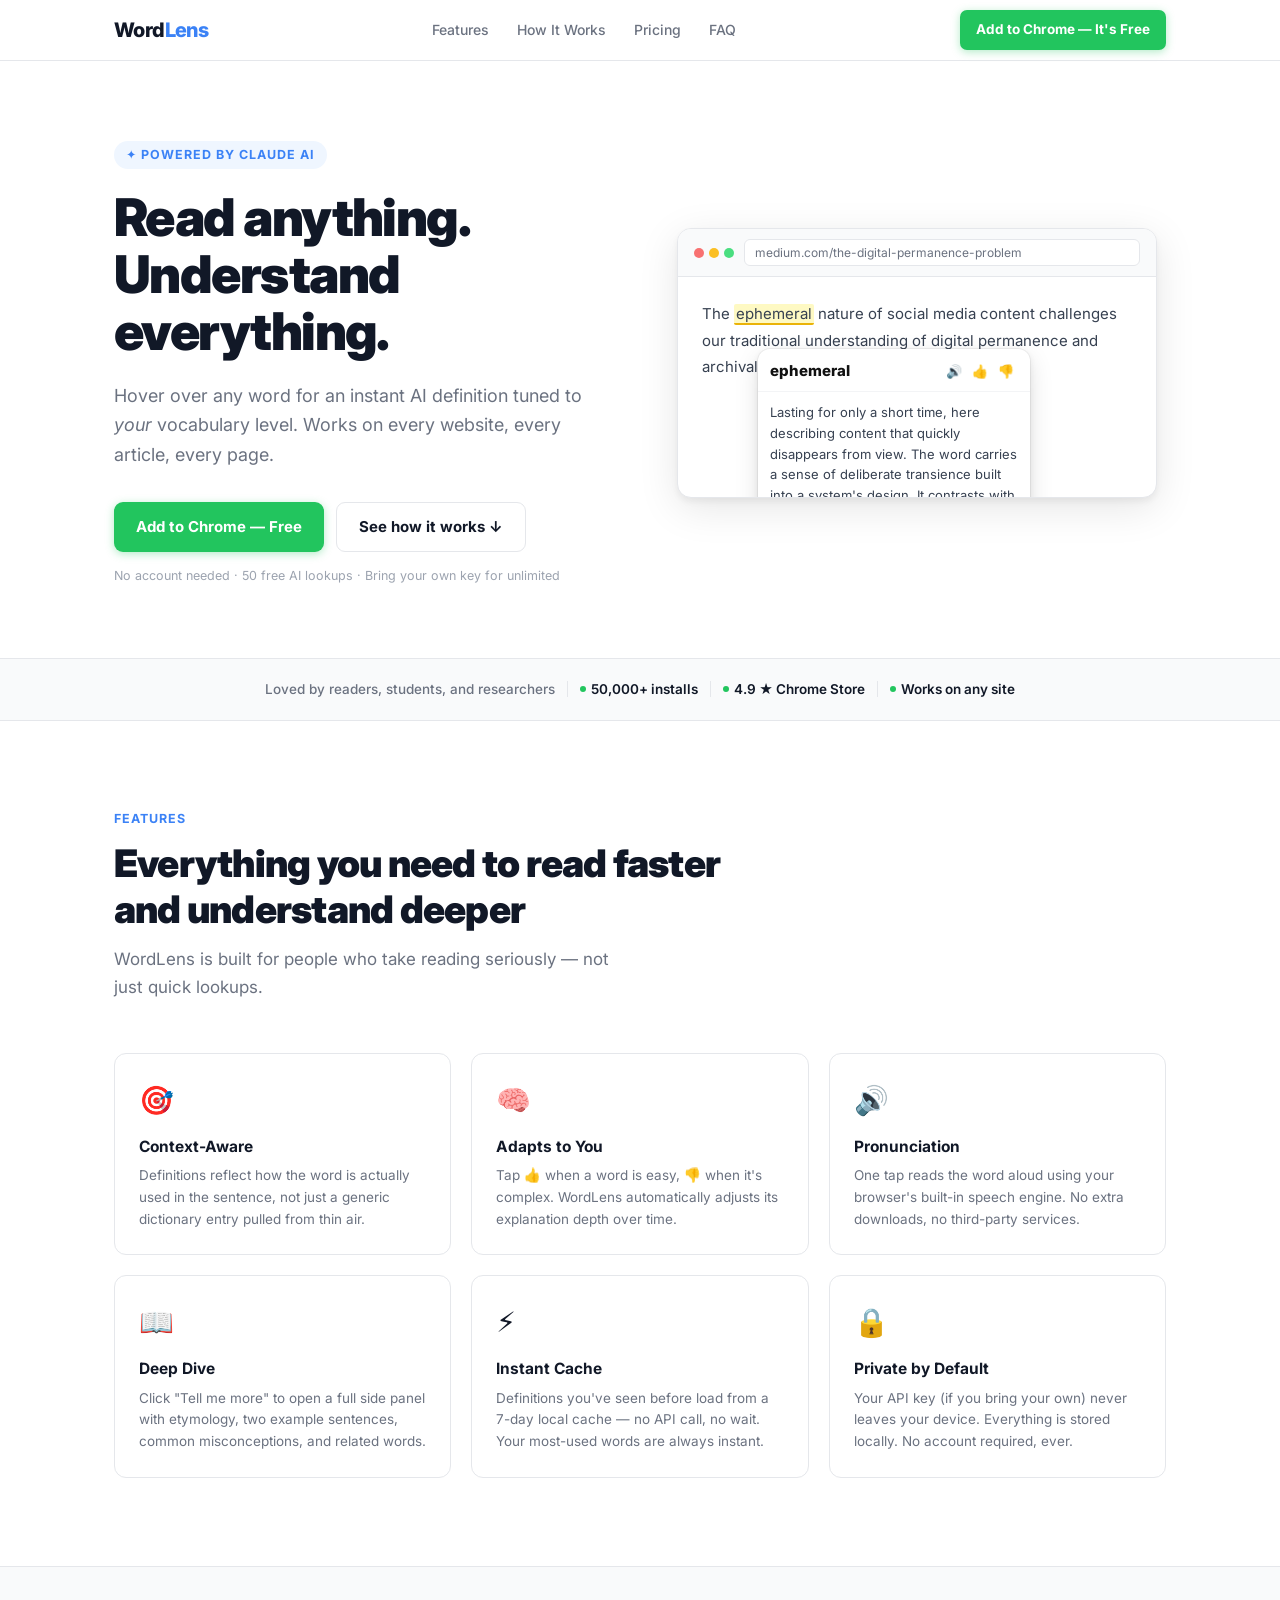
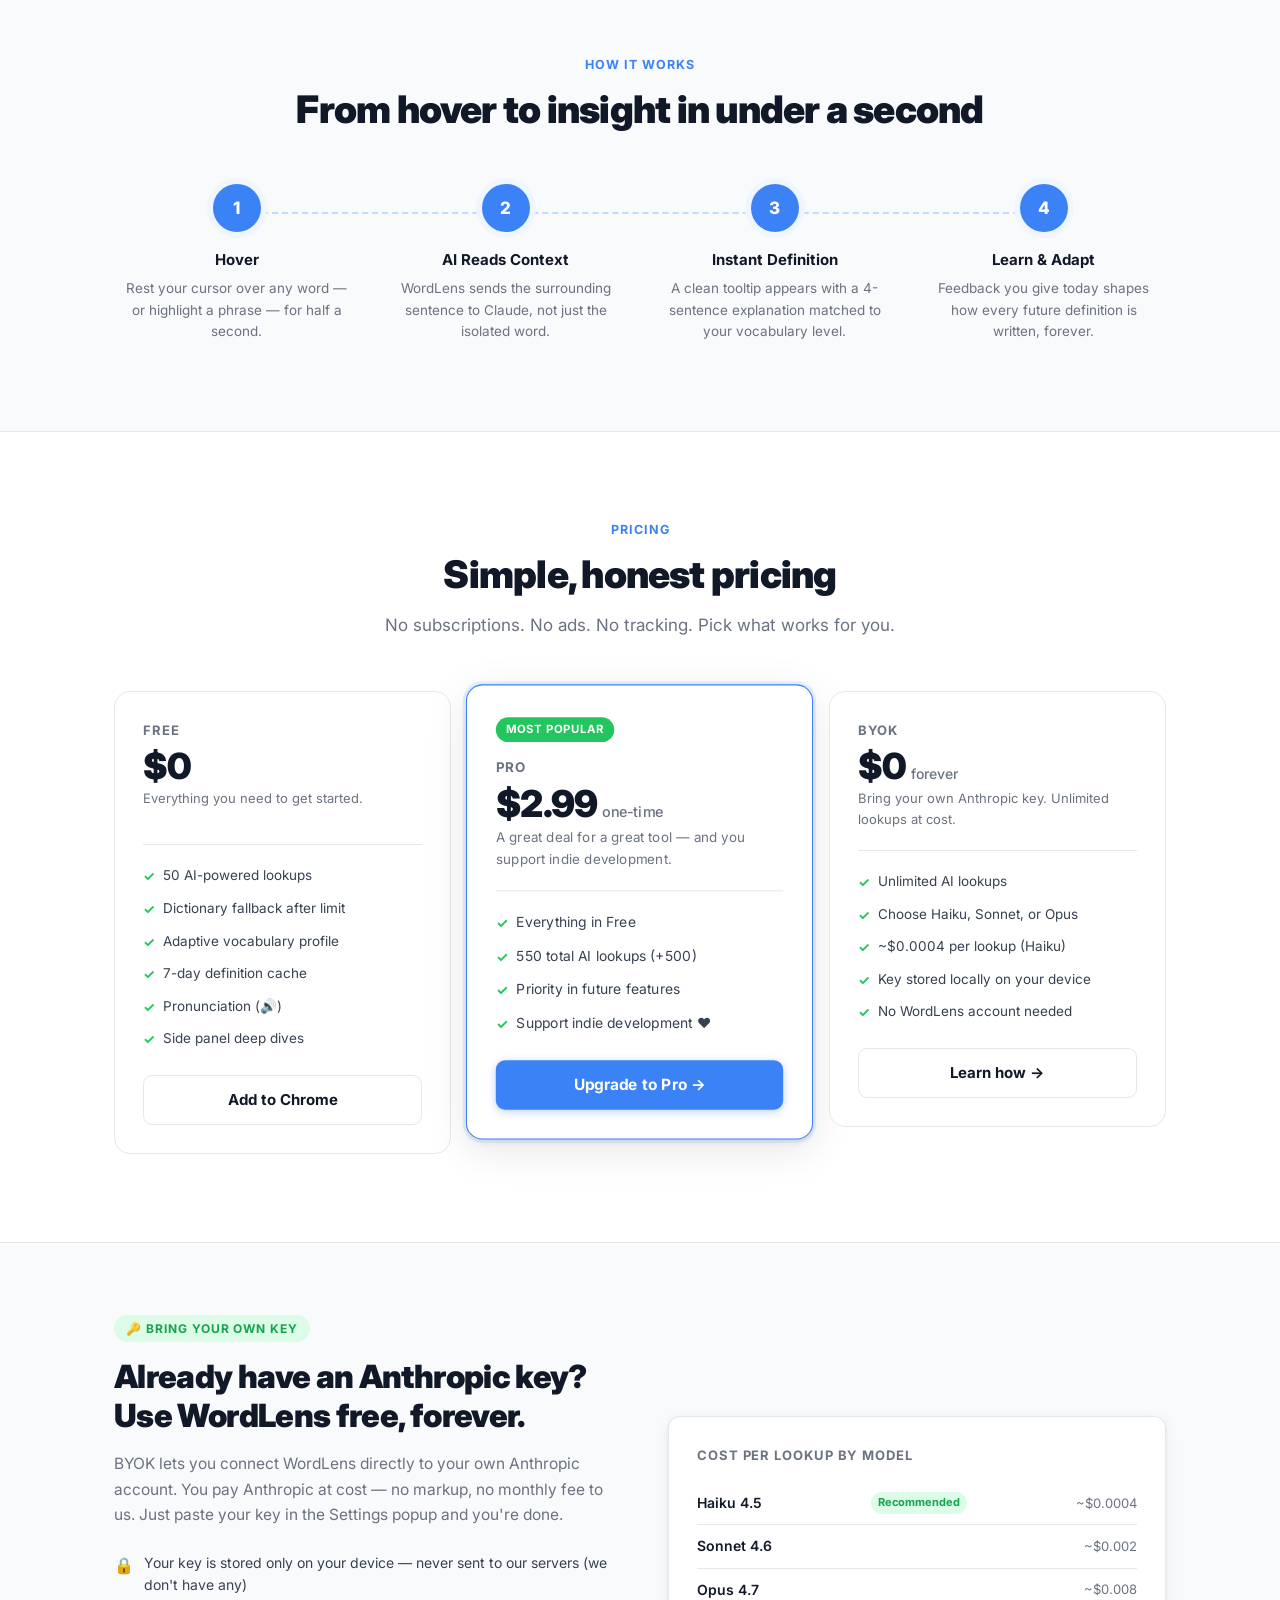
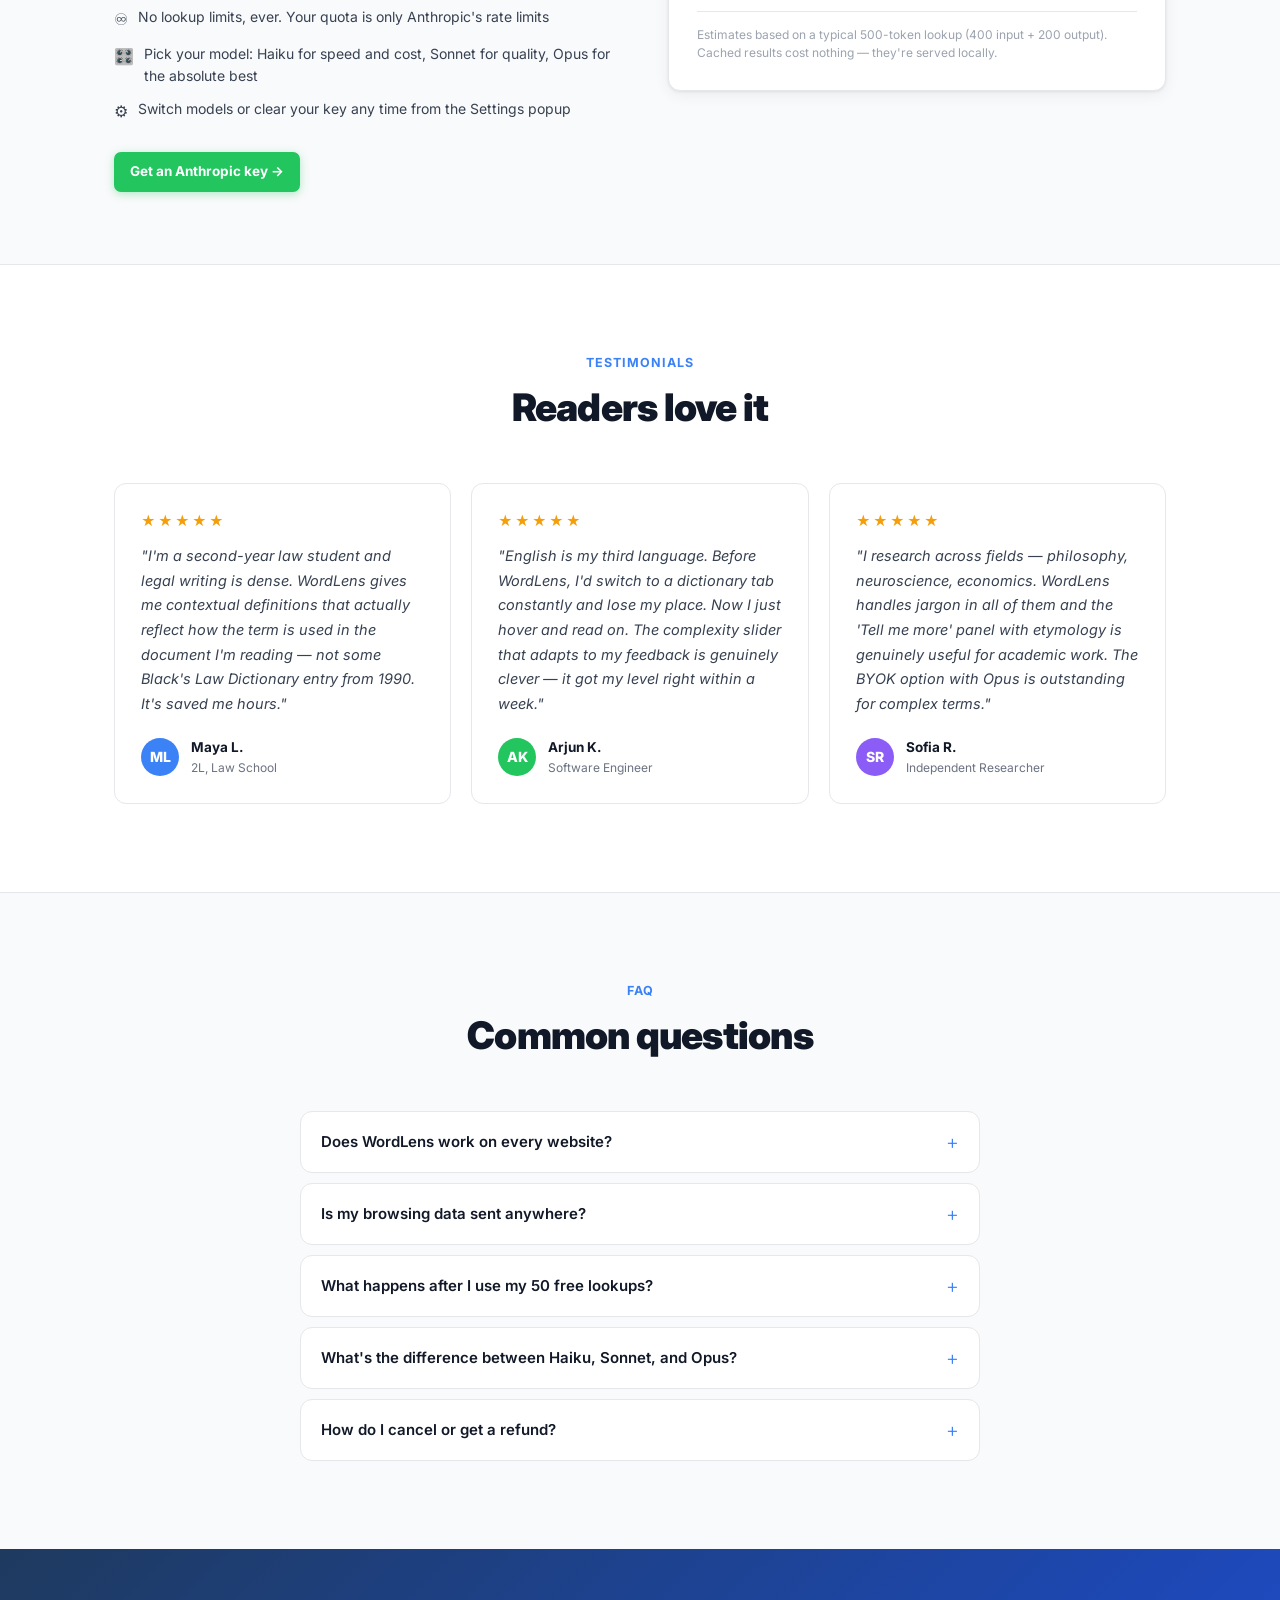
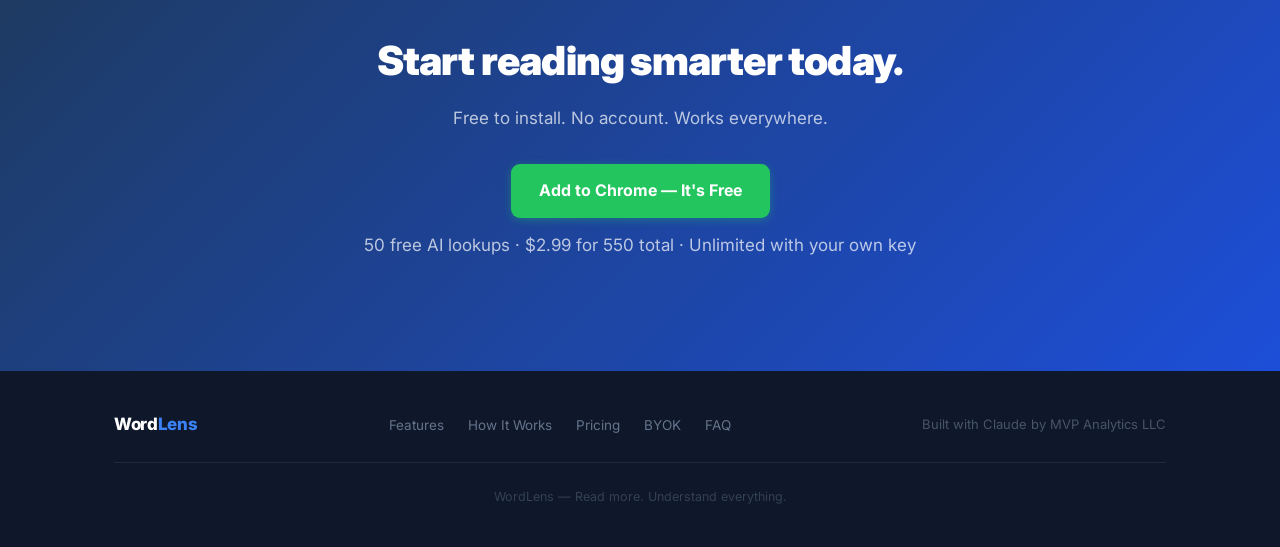
<file: landing/index.html>
<!DOCTYPE html>
<html lang="en">
<head>
  <meta charset="UTF-8" />
  <meta name="viewport" content="width=device-width, initial-scale=1.0" />
  <title>WordLens — Read anything. Understand everything.</title>
  <meta name="description" content="Hover over any word for an instant AI definition tuned to your vocabulary level. Powered by Claude. Free Chrome extension." />
  <link rel="preconnect" href="https://fonts.googleapis.com" />
  <link rel="preconnect" href="https://fonts.gstatic.com" crossorigin />
  <link href="https://fonts.googleapis.com/css2?family=Inter:wght@400;500;600;700;800;900&display=swap" rel="stylesheet" />

  <style>
    /* ── Reset & base ──────────────────────────────────────────────────────── */
    *, *::before, *::after { box-sizing: border-box; margin: 0; padding: 0; }

    :root {
      --blue:        #3b82f6;
      --blue-dark:   #1d4ed8;
      --blue-light:  #eff6ff;
      --green:       #22c55e;
      --green-dark:  #16a34a;
      --green-light: #dcfce7;
      --text:        #111827;
      --muted:       #6b7280;
      --subtle:      #9ca3af;
      --border:      #e5e7eb;
      --bg-soft:     #f9fafb;
      --white:       #ffffff;
      --radius:      12px;
      --shadow:      0 1px 3px rgba(0,0,0,.07), 0 4px 16px rgba(0,0,0,.06);
      --shadow-lg:   0 4px 6px rgba(0,0,0,.05), 0 10px 40px rgba(0,0,0,.10);
      --max-w:       1100px;
    }

    html { scroll-behavior: smooth; }

    body {
      font-family: 'Inter', system-ui, sans-serif;
      font-size: 16px;
      line-height: 1.6;
      color: var(--text);
      background: var(--white);
      -webkit-font-smoothing: antialiased;
    }

    a { color: inherit; text-decoration: none; }
    img { max-width: 100%; display: block; }

    .container {
      max-width: var(--max-w);
      margin: 0 auto;
      padding: 0 24px;
    }

    /* ── Scroll animations ────────────────────────────────────────────────── */
    .fade-in {
      opacity: 0;
      transform: translateY(20px);
      transition: opacity 0.55s ease, transform 0.55s ease;
    }
    .fade-in.visible {
      opacity: 1;
      transform: translateY(0);
    }
    .fade-in-delay-1 { transition-delay: 0.1s; }
    .fade-in-delay-2 { transition-delay: 0.2s; }
    .fade-in-delay-3 { transition-delay: 0.3s; }
    .fade-in-delay-4 { transition-delay: 0.4s; }
    .fade-in-delay-5 { transition-delay: 0.5s; }

    /* ── Buttons ──────────────────────────────────────────────────────────── */
    .btn {
      display: inline-flex;
      align-items: center;
      gap: 6px;
      padding: 12px 22px;
      border-radius: 9px;
      font-size: 15px;
      font-weight: 700;
      cursor: pointer;
      border: none;
      transition: background 120ms, transform 120ms, box-shadow 120ms;
      white-space: nowrap;
      text-decoration: none;
    }
    .btn:hover { transform: translateY(-1px); }
    .btn:active { transform: translateY(0); }

    .btn-green {
      background: var(--green);
      color: #fff;
      box-shadow: 0 2px 8px rgba(34,197,94,.35);
    }
    .btn-green:hover { background: var(--green-dark); box-shadow: 0 4px 16px rgba(34,197,94,.4); }

    .btn-blue {
      background: var(--blue);
      color: #fff;
      box-shadow: 0 2px 8px rgba(59,130,246,.35);
    }
    .btn-blue:hover { background: var(--blue-dark); }

    .btn-ghost {
      background: transparent;
      color: var(--text);
      border: 1.5px solid var(--border);
    }
    .btn-ghost:hover { background: var(--bg-soft); }

    .btn-sm {
      padding: 9px 16px;
      font-size: 13.5px;
      border-radius: 7px;
    }

    /* ══════════════════════════════════════════════════════════════════════ */
    /* NAV                                                                    */
    /* ══════════════════════════════════════════════════════════════════════ */
    nav {
      position: sticky;
      top: 0;
      z-index: 100;
      background: rgba(255,255,255,0.92);
      backdrop-filter: blur(12px);
      border-bottom: 1px solid var(--border);
    }

    .nav-inner {
      display: flex;
      align-items: center;
      justify-content: space-between;
      height: 60px;
    }

    .logo {
      font-size: 20px;
      font-weight: 800;
      letter-spacing: -0.03em;
      color: var(--text);
    }
    .logo span { color: var(--blue); }

    .nav-links {
      display: flex;
      align-items: center;
      gap: 28px;
      list-style: none;
    }

    .nav-links a {
      font-size: 14px;
      font-weight: 500;
      color: var(--muted);
      transition: color 120ms;
    }
    .nav-links a:hover { color: var(--text); }

    @media (max-width: 640px) { .nav-links { display: none; } }

    /* ══════════════════════════════════════════════════════════════════════ */
    /* HERO                                                                   */
    /* ══════════════════════════════════════════════════════════════════════ */
    .hero {
      padding: 80px 0 72px;
      overflow: hidden;
    }

    .hero-inner {
      display: grid;
      grid-template-columns: 1fr 1fr;
      gap: 56px;
      align-items: center;
    }

    @media (max-width: 768px) {
      .hero-inner { grid-template-columns: 1fr; }
      .hero-visual { display: none; }
    }

    .hero-eyebrow {
      display: inline-flex;
      align-items: center;
      gap: 6px;
      font-size: 12.5px;
      font-weight: 700;
      text-transform: uppercase;
      letter-spacing: 0.08em;
      color: var(--blue);
      background: var(--blue-light);
      border-radius: 99px;
      padding: 4px 12px;
      margin-bottom: 20px;
    }

    .hero h1 {
      font-size: clamp(34px, 5vw, 52px);
      font-weight: 900;
      line-height: 1.1;
      letter-spacing: -0.03em;
      color: var(--text);
      margin-bottom: 20px;
    }

    .hero-sub {
      font-size: 18px;
      line-height: 1.65;
      color: var(--muted);
      margin-bottom: 32px;
      max-width: 480px;
    }

    .hero-ctas {
      display: flex;
      gap: 12px;
      flex-wrap: wrap;
    }

    .hero-note {
      margin-top: 14px;
      font-size: 12.5px;
      color: var(--subtle);
    }

    /* ── Browser mockup ───────────────────────────────────────────────────── */
    .hero-visual {
      position: relative;
      display: flex;
      justify-content: center;
    }

    .browser-mockup {
      width: 100%;
      max-width: 480px;
      background: var(--white);
      border-radius: 14px;
      box-shadow: var(--shadow-lg);
      border: 1px solid var(--border);
      overflow: hidden;
    }

    .browser-bar {
      display: flex;
      align-items: center;
      gap: 10px;
      padding: 10px 16px;
      background: var(--bg-soft);
      border-bottom: 1px solid var(--border);
    }

    .browser-dots {
      display: flex;
      gap: 5px;
    }
    .browser-dots span {
      width: 10px;
      height: 10px;
      border-radius: 50%;
      background: #d1d5db;
    }
    .browser-dots span:nth-child(1) { background: #f87171; }
    .browser-dots span:nth-child(2) { background: #fbbf24; }
    .browser-dots span:nth-child(3) { background: #4ade80; }

    .browser-url {
      flex: 1;
      font-size: 12px;
      color: var(--muted);
      background: white;
      border: 1px solid var(--border);
      border-radius: 6px;
      padding: 3px 10px;
      overflow: hidden;
      text-overflow: ellipsis;
      white-space: nowrap;
    }

    .browser-content {
      padding: 24px;
      position: relative;
      min-height: 220px;
    }

    .demo-text {
      font-size: 15px;
      line-height: 1.75;
      color: #374151;
    }

    .demo-word {
      background: #fef9c3;
      border-bottom: 2px solid #eab308;
      border-radius: 2px;
      padding: 0 2px;
      cursor: pointer;
      position: relative;
    }

    /* The tooltip that fades in */
    .demo-tooltip {
      position: absolute;
      left: 80px;
      top: 72px;
      width: 272px;
      background: white;
      border-radius: 12px;
      box-shadow: 0 2px 8px rgba(0,0,0,.08), 0 8px 24px rgba(0,0,0,.12), 0 0 0 1px rgba(0,0,0,.05);
      overflow: hidden;
      opacity: 0;
      transform: translateY(6px) scale(0.97);
      animation: tooltipIn 0.3s cubic-bezier(0.16,1,0.3,1) forwards 1.0s;
    }

    @keyframes tooltipIn {
      to { opacity: 1; transform: translateY(0) scale(1); }
    }

    .demo-tooltip-header {
      display: flex;
      align-items: center;
      justify-content: space-between;
      padding: 10px 12px 8px;
      border-bottom: 1px solid #f3f4f6;
    }

    .demo-word-title {
      font-size: 15px;
      font-weight: 800;
      color: #111;
    }

    .demo-tooltip-actions {
      display: flex;
      gap: 2px;
    }

    .demo-tooltip-actions button {
      background: none;
      border: none;
      cursor: pointer;
      font-size: 13px;
      padding: 3px 4px;
      border-radius: 5px;
      line-height: 1;
    }
    .demo-tooltip-actions button:hover { background: #f3f4f6; }

    .demo-definition {
      font-size: 13px;
      line-height: 1.6;
      color: #374151;
      padding: 10px 12px 8px;
    }

    .demo-more {
      display: block;
      font-size: 12.5px;
      font-weight: 700;
      color: var(--blue);
      padding: 0 12px 10px;
      cursor: pointer;
    }
    .demo-more:hover { text-decoration: underline; }

    /* Cursor blink over word */
    .demo-word::after {
      content: '';
      position: absolute;
      bottom: -4px;
      left: 50%;
      width: 6px;
      height: 6px;
      background: #6b7280;
      border-radius: 50%;
      transform: translateX(-50%);
      animation: cursorPulse 2s ease-in-out infinite;
      opacity: 0;
      animation-delay: 0.3s;
    }

    @keyframes cursorPulse {
      0%, 100% { opacity: 0; transform: translateX(-50%) scale(1); }
      40% { opacity: 0.6; transform: translateX(-50%) scale(1.3); }
      60% { opacity: 0.6; transform: translateX(-50%) scale(1.3); }
    }

    /* ══════════════════════════════════════════════════════════════════════ */
    /* SOCIAL PROOF BAR                                                       */
    /* ══════════════════════════════════════════════════════════════════════ */
    .social-proof {
      background: var(--bg-soft);
      border-top: 1px solid var(--border);
      border-bottom: 1px solid var(--border);
      padding: 20px 0;
    }

    .social-proof-inner {
      display: flex;
      align-items: center;
      justify-content: center;
      gap: 12px;
      flex-wrap: wrap;
    }

    .proof-label {
      font-size: 13.5px;
      color: var(--muted);
      font-weight: 500;
    }

    .proof-divider {
      width: 1px;
      height: 16px;
      background: var(--border);
    }

    .proof-chip {
      display: inline-flex;
      align-items: center;
      gap: 5px;
      font-size: 13.5px;
      font-weight: 600;
      color: var(--text);
    }

    .proof-chip .dot {
      width: 6px;
      height: 6px;
      border-radius: 50%;
      background: var(--green);
    }

    @media (max-width: 560px) {
      .proof-divider { display: none; }
      .proof-label { width: 100%; text-align: center; }
      .social-proof-inner { gap: 16px; }
    }

    /* ══════════════════════════════════════════════════════════════════════ */
    /* FEATURES                                                               */
    /* ══════════════════════════════════════════════════════════════════════ */
    .features {
      padding: 88px 0;
    }

    .section-label {
      font-size: 12.5px;
      font-weight: 700;
      text-transform: uppercase;
      letter-spacing: 0.08em;
      color: var(--blue);
      margin-bottom: 12px;
    }

    .section-title {
      font-size: clamp(26px, 4vw, 38px);
      font-weight: 900;
      letter-spacing: -0.02em;
      line-height: 1.2;
      margin-bottom: 14px;
    }

    .section-sub {
      font-size: 17px;
      color: var(--muted);
      max-width: 520px;
      margin-bottom: 52px;
    }

    .features-grid {
      display: grid;
      grid-template-columns: repeat(3, 1fr);
      gap: 20px;
    }

    @media (max-width: 860px) { .features-grid { grid-template-columns: repeat(2, 1fr); } }
    @media (max-width: 560px) { .features-grid { grid-template-columns: 1fr; } }

    .feature-card {
      background: var(--white);
      border: 1px solid var(--border);
      border-radius: var(--radius);
      padding: 24px;
      transition: box-shadow 200ms, transform 200ms;
    }

    .feature-card:hover {
      box-shadow: var(--shadow);
      transform: translateY(-2px);
    }

    .feature-icon {
      font-size: 28px;
      margin-bottom: 12px;
      display: block;
    }

    .feature-title {
      font-size: 15.5px;
      font-weight: 700;
      margin-bottom: 6px;
    }

    .feature-desc {
      font-size: 13.5px;
      line-height: 1.6;
      color: var(--muted);
    }

    /* ══════════════════════════════════════════════════════════════════════ */
    /* HOW IT WORKS                                                           */
    /* ══════════════════════════════════════════════════════════════════════ */
    .how {
      padding: 88px 0;
      background: var(--bg-soft);
      border-top: 1px solid var(--border);
      border-bottom: 1px solid var(--border);
    }

    .steps {
      display: grid;
      grid-template-columns: repeat(4, 1fr);
      gap: 24px;
      position: relative;
      margin-top: 52px;
    }

    /* Connecting line */
    .steps::before {
      content: '';
      position: absolute;
      top: 28px;
      left: calc(12.5% + 16px);
      right: calc(12.5% + 16px);
      height: 2px;
      background: linear-gradient(to right, var(--blue-light), var(--blue-light));
      border-top: 2px dashed #bfdbfe;
      z-index: 0;
    }

    @media (max-width: 768px) {
      .steps { grid-template-columns: 1fr 1fr; }
      .steps::before { display: none; }
    }
    @media (max-width: 480px) {
      .steps { grid-template-columns: 1fr; }
    }

    .step {
      position: relative;
      z-index: 1;
      text-align: center;
      padding: 0 8px;
    }

    .step-num {
      width: 48px;
      height: 48px;
      border-radius: 50%;
      background: var(--blue);
      color: white;
      font-size: 17px;
      font-weight: 800;
      display: flex;
      align-items: center;
      justify-content: center;
      margin: 0 auto 16px;
      box-shadow: 0 0 0 6px var(--blue-light);
    }

    .step-title {
      font-size: 15px;
      font-weight: 700;
      margin-bottom: 6px;
    }

    .step-desc {
      font-size: 13.5px;
      color: var(--muted);
      line-height: 1.6;
    }

    /* ══════════════════════════════════════════════════════════════════════ */
    /* PRICING                                                                */
    /* ══════════════════════════════════════════════════════════════════════ */
    .pricing {
      padding: 88px 0;
    }

    .pricing-grid {
      display: grid;
      grid-template-columns: repeat(3, 1fr);
      gap: 20px;
      margin-top: 52px;
      align-items: start;
    }

    @media (max-width: 860px) { .pricing-grid { grid-template-columns: 1fr; max-width: 420px; margin-left: auto; margin-right: auto; } }

    .pricing-card {
      background: var(--white);
      border: 1px solid var(--border);
      border-radius: 16px;
      padding: 28px;
      position: relative;
    }

    .pricing-card.featured {
      border-color: var(--blue);
      box-shadow: 0 0 0 3px rgba(59,130,246,.12), var(--shadow-lg);
      transform: scale(1.03);
    }

    @media (max-width: 860px) { .pricing-card.featured { transform: none; } }

    .pricing-badge {
      display: inline-block;
      font-size: 11px;
      font-weight: 700;
      text-transform: uppercase;
      letter-spacing: 0.07em;
      color: white;
      background: var(--green);
      border-radius: 99px;
      padding: 3px 10px;
      margin-bottom: 14px;
    }

    .pricing-tier {
      font-size: 13px;
      font-weight: 700;
      text-transform: uppercase;
      letter-spacing: 0.07em;
      color: var(--muted);
      margin-bottom: 8px;
    }

    .pricing-price {
      font-size: 36px;
      font-weight: 900;
      letter-spacing: -0.03em;
      color: var(--text);
      line-height: 1;
      margin-bottom: 4px;
    }

    .pricing-price span {
      font-size: 14px;
      font-weight: 500;
      color: var(--muted);
      letter-spacing: 0;
    }

    .pricing-desc {
      font-size: 13px;
      color: var(--muted);
      margin-bottom: 20px;
      min-height: 36px;
    }

    .pricing-divider {
      height: 1px;
      background: var(--border);
      margin: 20px 0;
    }

    .pricing-features {
      list-style: none;
      margin-bottom: 24px;
      display: flex;
      flex-direction: column;
      gap: 10px;
    }

    .pricing-features li {
      display: flex;
      align-items: flex-start;
      gap: 8px;
      font-size: 13.5px;
      color: #374151;
    }

    .pricing-features li::before {
      content: "✓";
      font-weight: 700;
      color: var(--green);
      flex-shrink: 0;
      margin-top: 1px;
    }

    .pricing-card .btn {
      width: 100%;
      justify-content: center;
    }

    /* ══════════════════════════════════════════════════════════════════════ */
    /* BYOK EXPLAINER                                                         */
    /* ══════════════════════════════════════════════════════════════════════ */
    .byok {
      padding: 72px 0;
      background: var(--bg-soft);
      border-top: 1px solid var(--border);
      border-bottom: 1px solid var(--border);
    }

    .byok-inner {
      display: grid;
      grid-template-columns: 1fr 1fr;
      gap: 56px;
      align-items: center;
    }

    @media (max-width: 768px) { .byok-inner { grid-template-columns: 1fr; } }

    .byok-tag {
      display: inline-flex;
      align-items: center;
      gap: 6px;
      font-size: 12px;
      font-weight: 700;
      text-transform: uppercase;
      letter-spacing: 0.08em;
      color: var(--green-dark);
      background: var(--green-light);
      border-radius: 99px;
      padding: 4px 12px;
      margin-bottom: 16px;
    }

    .byok h2 {
      font-size: clamp(22px, 3.5vw, 32px);
      font-weight: 900;
      letter-spacing: -0.02em;
      line-height: 1.2;
      margin-bottom: 16px;
    }

    .byok-sub {
      font-size: 15.5px;
      color: var(--muted);
      line-height: 1.65;
      margin-bottom: 24px;
    }

    .byok-bullets {
      list-style: none;
      display: flex;
      flex-direction: column;
      gap: 10px;
      margin-bottom: 28px;
    }

    .byok-bullets li {
      display: flex;
      align-items: flex-start;
      gap: 10px;
      font-size: 14px;
      color: #374151;
    }

    .byok-bullets li .icon {
      font-size: 16px;
      flex-shrink: 0;
      margin-top: 1px;
    }

    /* Cost card */
    .byok-cost-card {
      background: white;
      border: 1px solid var(--border);
      border-radius: var(--radius);
      padding: 28px;
      box-shadow: var(--shadow);
    }

    .byok-cost-title {
      font-size: 13px;
      font-weight: 700;
      text-transform: uppercase;
      letter-spacing: 0.07em;
      color: var(--muted);
      margin-bottom: 16px;
    }

    .byok-model-row {
      display: flex;
      align-items: center;
      justify-content: space-between;
      padding: 10px 0;
      border-bottom: 1px solid var(--border);
      font-size: 14px;
    }

    .byok-model-row:last-child { border-bottom: none; }

    .byok-model-name { font-weight: 600; }
    .byok-model-cost { color: var(--muted); font-size: 13px; }
    .byok-model-badge {
      font-size: 11px;
      font-weight: 700;
      color: var(--green-dark);
      background: var(--green-light);
      border-radius: 99px;
      padding: 2px 7px;
    }

    .byok-note {
      font-size: 12px;
      color: var(--subtle);
      margin-top: 14px;
      line-height: 1.5;
    }

    /* ══════════════════════════════════════════════════════════════════════ */
    /* TESTIMONIALS                                                           */
    /* ══════════════════════════════════════════════════════════════════════ */
    .testimonials {
      padding: 88px 0;
    }

    .testimonials-grid {
      display: grid;
      grid-template-columns: repeat(3, 1fr);
      gap: 20px;
      margin-top: 52px;
    }

    @media (max-width: 860px) { .testimonials-grid { grid-template-columns: 1fr; } }

    .testimonial-card {
      background: var(--white);
      border: 1px solid var(--border);
      border-radius: var(--radius);
      padding: 26px;
    }

    .testimonial-stars {
      color: #f59e0b;
      font-size: 14px;
      margin-bottom: 12px;
      letter-spacing: 2px;
    }

    .testimonial-quote {
      font-size: 14.5px;
      line-height: 1.7;
      color: #374151;
      margin-bottom: 20px;
      font-style: italic;
    }

    .testimonial-author {
      display: flex;
      align-items: center;
      gap: 12px;
    }

    .author-avatar {
      width: 38px;
      height: 38px;
      border-radius: 50%;
      display: flex;
      align-items: center;
      justify-content: center;
      font-size: 14px;
      font-weight: 800;
      color: white;
      flex-shrink: 0;
    }

    .author-name {
      font-size: 13.5px;
      font-weight: 700;
    }

    .author-role {
      font-size: 12px;
      color: var(--muted);
    }

    /* ══════════════════════════════════════════════════════════════════════ */
    /* FAQ                                                                    */
    /* ══════════════════════════════════════════════════════════════════════ */
    .faq {
      padding: 88px 0;
      background: var(--bg-soft);
      border-top: 1px solid var(--border);
    }

    .faq-list {
      max-width: 680px;
      margin: 52px auto 0;
      display: flex;
      flex-direction: column;
      gap: 10px;
    }

    details {
      background: white;
      border: 1px solid var(--border);
      border-radius: var(--radius);
      overflow: hidden;
    }

    details[open] { box-shadow: var(--shadow); }

    summary {
      display: flex;
      align-items: center;
      justify-content: space-between;
      padding: 18px 20px;
      font-size: 15px;
      font-weight: 600;
      cursor: pointer;
      list-style: none;
      user-select: none;
      gap: 12px;
    }

    summary::-webkit-details-marker { display: none; }

    .summary-icon {
      font-size: 20px;
      font-weight: 300;
      color: var(--blue);
      flex-shrink: 0;
      transition: transform 200ms;
      line-height: 1;
    }

    details[open] .summary-icon { transform: rotate(45deg); }

    .faq-answer {
      padding: 0 20px 18px;
      font-size: 14px;
      line-height: 1.7;
      color: var(--muted);
      border-top: 1px solid var(--border);
      padding-top: 16px;
    }

    /* ══════════════════════════════════════════════════════════════════════ */
    /* CTA BAND                                                               */
    /* ══════════════════════════════════════════════════════════════════════ */
    .cta-band {
      padding: 80px 0;
      background: linear-gradient(135deg, #1e3a5f 0%, #1d4ed8 100%);
      text-align: center;
    }

    .cta-band h2 {
      font-size: clamp(26px, 4vw, 40px);
      font-weight: 900;
      color: white;
      letter-spacing: -0.02em;
      margin-bottom: 12px;
    }

    .cta-band p {
      font-size: 17px;
      color: rgba(255,255,255,0.7);
      margin-bottom: 32px;
    }

    .cta-band .btn-green {
      font-size: 16px;
      padding: 14px 28px;
    }

    .cta-band-note {
      margin-top: 14px;
      font-size: 13px;
      color: rgba(255,255,255,0.45);
    }

    /* ══════════════════════════════════════════════════════════════════════ */
    /* FOOTER                                                                 */
    /* ══════════════════════════════════════════════════════════════════════ */
    footer {
      background: #0f172a;
      padding: 40px 0;
      color: #94a3b8;
    }

    .footer-inner {
      display: flex;
      align-items: center;
      justify-content: space-between;
      flex-wrap: wrap;
      gap: 20px;
    }

    .footer-logo {
      font-size: 17px;
      font-weight: 800;
      color: white;
      letter-spacing: -0.02em;
    }

    .footer-logo span { color: var(--blue); }

    .footer-links {
      display: flex;
      gap: 24px;
      list-style: none;
    }

    .footer-links a {
      font-size: 13.5px;
      color: #64748b;
      transition: color 120ms;
    }

    .footer-links a:hover { color: #94a3b8; }

    .footer-credit {
      font-size: 13px;
      color: #475569;
    }

    .footer-tagline {
      width: 100%;
      text-align: center;
      font-size: 12.5px;
      color: #334155;
      padding-top: 24px;
      margin-top: 24px;
      border-top: 1px solid #1e293b;
    }

    @media (max-width: 640px) {
      .footer-inner { flex-direction: column; align-items: flex-start; }
      .footer-links { flex-wrap: wrap; }
    }
  </style>
</head>
<body>

<!-- ══════════════════════════════════════════════════════════════════════════ -->
<!-- NAV                                                                        -->
<!-- ══════════════════════════════════════════════════════════════════════════ -->
<nav>
  <div class="container">
    <div class="nav-inner">
      <div class="logo">Word<span>Lens</span></div>
      <ul class="nav-links">
        <li><a href="#features">Features</a></li>
        <li><a href="#how">How It Works</a></li>
        <li><a href="#pricing">Pricing</a></li>
        <li><a href="#faq">FAQ</a></li>
      </ul>
      <a href="https://chrome.google.com/webstore" class="btn btn-green btn-sm" target="_blank" rel="noopener">
        Add to Chrome — It's Free
      </a>
    </div>
  </div>
</nav>

<!-- ══════════════════════════════════════════════════════════════════════════ -->
<!-- HERO                                                                       -->
<!-- ══════════════════════════════════════════════════════════════════════════ -->
<section class="hero">
  <div class="container">
    <div class="hero-inner">

      <div class="hero-copy">
        <div class="hero-eyebrow">✦ Powered by Claude AI</div>
        <h1>Read anything.<br>Understand everything.</h1>
        <p class="hero-sub">Hover over any word for an instant AI definition tuned to <em>your</em> vocabulary level. Works on every website, every article, every page.</p>
        <div class="hero-ctas">
          <a href="https://chrome.google.com/webstore" class="btn btn-green" target="_blank" rel="noopener">
            Add to Chrome — Free
          </a>
          <a href="#how" class="btn btn-ghost">See how it works ↓</a>
        </div>
        <p class="hero-note">No account needed · 50 free AI lookups · Bring your own key for unlimited</p>
      </div>

      <div class="hero-visual">
        <div class="browser-mockup">
          <div class="browser-bar">
            <div class="browser-dots">
              <span></span><span></span><span></span>
            </div>
            <div class="browser-url">medium.com/the-digital-permanence-problem</div>
          </div>
          <div class="browser-content">
            <p class="demo-text">
              The <span class="demo-word">ephemeral</span> nature of social media content challenges our traditional understanding of digital permanence and archival preservation in the modern era.
            </p>
            <div class="demo-tooltip">
              <div class="demo-tooltip-header">
                <span class="demo-word-title">ephemeral</span>
                <div class="demo-tooltip-actions">
                  <button title="Pronounce">🔊</button>
                  <button title="Too easy">👍</button>
                  <button title="Too complex">👎</button>
                </div>
              </div>
              <p class="demo-definition">Lasting for only a short time, here describing content that quickly disappears from view. The word carries a sense of deliberate transience built into a system's design. It contrasts with archival media, which is intended to persist indefinitely. Used academically to frame the tension between digital creation and long-term preservation.</p>
              <a class="demo-more">Tell me more →</a>
            </div>
          </div>
        </div>
      </div>

    </div>
  </div>
</section>

<!-- ══════════════════════════════════════════════════════════════════════════ -->
<!-- SOCIAL PROOF BAR                                                           -->
<!-- ══════════════════════════════════════════════════════════════════════════ -->
<div class="social-proof">
  <div class="container">
    <div class="social-proof-inner">
      <span class="proof-label">Loved by readers, students, and researchers</span>
      <div class="proof-divider"></div>
      <div class="proof-chip"><span class="dot"></span> 50,000+ installs</div>
      <div class="proof-divider"></div>
      <div class="proof-chip"><span class="dot"></span> 4.9 ★ Chrome Store</div>
      <div class="proof-divider"></div>
      <div class="proof-chip"><span class="dot"></span> Works on any site</div>
    </div>
  </div>
</div>

<!-- ══════════════════════════════════════════════════════════════════════════ -->
<!-- FEATURES                                                                   -->
<!-- ══════════════════════════════════════════════════════════════════════════ -->
<section class="features" id="features">
  <div class="container">
    <div class="fade-in">
      <div class="section-label">Features</div>
      <h2 class="section-title">Everything you need to read faster<br>and understand deeper</h2>
      <p class="section-sub">WordLens is built for people who take reading seriously — not just quick lookups.</p>
    </div>

    <div class="features-grid">
      <div class="feature-card fade-in fade-in-delay-1">
        <span class="feature-icon">🎯</span>
        <div class="feature-title">Context-Aware</div>
        <p class="feature-desc">Definitions reflect how the word is actually used in the sentence, not just a generic dictionary entry pulled from thin air.</p>
      </div>
      <div class="feature-card fade-in fade-in-delay-2">
        <span class="feature-icon">🧠</span>
        <div class="feature-title">Adapts to You</div>
        <p class="feature-desc">Tap 👍 when a word is easy, 👎 when it's complex. WordLens automatically adjusts its explanation depth over time.</p>
      </div>
      <div class="feature-card fade-in fade-in-delay-3">
        <span class="feature-icon">🔊</span>
        <div class="feature-title">Pronunciation</div>
        <p class="feature-desc">One tap reads the word aloud using your browser's built-in speech engine. No extra downloads, no third-party services.</p>
      </div>
      <div class="feature-card fade-in fade-in-delay-1">
        <span class="feature-icon">📖</span>
        <div class="feature-title">Deep Dive</div>
        <p class="feature-desc">Click "Tell me more" to open a full side panel with etymology, two example sentences, common misconceptions, and related words.</p>
      </div>
      <div class="feature-card fade-in fade-in-delay-2">
        <span class="feature-icon">⚡</span>
        <div class="feature-title">Instant Cache</div>
        <p class="feature-desc">Definitions you've seen before load from a 7-day local cache — no API call, no wait. Your most-used words are always instant.</p>
      </div>
      <div class="feature-card fade-in fade-in-delay-3">
        <span class="feature-icon">🔒</span>
        <div class="feature-title">Private by Default</div>
        <p class="feature-desc">Your API key (if you bring your own) never leaves your device. Everything is stored locally. No account required, ever.</p>
      </div>
    </div>
  </div>
</section>

<!-- ══════════════════════════════════════════════════════════════════════════ -->
<!-- HOW IT WORKS                                                               -->
<!-- ══════════════════════════════════════════════════════════════════════════ -->
<section class="how" id="how">
  <div class="container">
    <div class="fade-in" style="text-align:center;">
      <div class="section-label">How It Works</div>
      <h2 class="section-title">From hover to insight in under a second</h2>
    </div>
    <div class="steps">
      <div class="step fade-in fade-in-delay-1">
        <div class="step-num">1</div>
        <div class="step-title">Hover</div>
        <p class="step-desc">Rest your cursor over any word — or highlight a phrase — for half a second.</p>
      </div>
      <div class="step fade-in fade-in-delay-2">
        <div class="step-num">2</div>
        <div class="step-title">AI Reads Context</div>
        <p class="step-desc">WordLens sends the surrounding sentence to Claude, not just the isolated word.</p>
      </div>
      <div class="step fade-in fade-in-delay-3">
        <div class="step-num">3</div>
        <div class="step-title">Instant Definition</div>
        <p class="step-desc">A clean tooltip appears with a 4-sentence explanation matched to your vocabulary level.</p>
      </div>
      <div class="step fade-in fade-in-delay-4">
        <div class="step-num">4</div>
        <div class="step-title">Learn &amp; Adapt</div>
        <p class="step-desc">Feedback you give today shapes how every future definition is written, forever.</p>
      </div>
    </div>
  </div>
</section>

<!-- ══════════════════════════════════════════════════════════════════════════ -->
<!-- PRICING                                                                    -->
<!-- ══════════════════════════════════════════════════════════════════════════ -->
<section class="pricing" id="pricing">
  <div class="container">
    <div class="fade-in" style="text-align:center;">
      <div class="section-label">Pricing</div>
      <h2 class="section-title">Simple, honest pricing</h2>
      <p class="section-sub" style="margin:12px auto 0;">No subscriptions. No ads. No tracking. Pick what works for you.</p>
    </div>

    <div class="pricing-grid">

      <!-- Free -->
      <div class="pricing-card fade-in fade-in-delay-1">
        <div class="pricing-tier">Free</div>
        <div class="pricing-price">$0</div>
        <p class="pricing-desc">Everything you need to get started.</p>
        <div class="pricing-divider"></div>
        <ul class="pricing-features">
          <li>50 AI-powered lookups</li>
          <li>Dictionary fallback after limit</li>
          <li>Adaptive vocabulary profile</li>
          <li>7-day definition cache</li>
          <li>Pronunciation (🔊)</li>
          <li>Side panel deep dives</li>
        </ul>
        <a href="https://chrome.google.com/webstore" class="btn btn-ghost" target="_blank" rel="noopener">Add to Chrome</a>
      </div>

      <!-- Pro -->
      <div class="pricing-card featured fade-in fade-in-delay-2">
        <div class="pricing-badge">Most Popular</div>
        <div class="pricing-tier">Pro</div>
        <div class="pricing-price">$2.99 <span>one-time</span></div>
        <p class="pricing-desc">A great deal for a great tool — and you support indie development.</p>
        <div class="pricing-divider"></div>
        <ul class="pricing-features">
          <li>Everything in Free</li>
          <li>550 total AI lookups (+500)</li>
          <li>Priority in future features</li>
          <li>Support indie development ❤️</li>
        </ul>
        <a href="https://buy.stripe.com/YOUR_LINK" class="btn btn-blue" target="_blank" rel="noopener">Upgrade to Pro →</a>
      </div>

      <!-- BYOK -->
      <div class="pricing-card fade-in fade-in-delay-3">
        <div class="pricing-tier">BYOK</div>
        <div class="pricing-price">$0 <span>forever</span></div>
        <p class="pricing-desc">Bring your own Anthropic key. Unlimited lookups at cost.</p>
        <div class="pricing-divider"></div>
        <ul class="pricing-features">
          <li>Unlimited AI lookups</li>
          <li>Choose Haiku, Sonnet, or Opus</li>
          <li>~$0.0004 per lookup (Haiku)</li>
          <li>Key stored locally on your device</li>
          <li>No WordLens account needed</li>
        </ul>
        <a href="#byok" class="btn btn-ghost">Learn how →</a>
      </div>

    </div>
  </div>
</section>

<!-- ══════════════════════════════════════════════════════════════════════════ -->
<!-- BYOK EXPLAINER                                                             -->
<!-- ══════════════════════════════════════════════════════════════════════════ -->
<section class="byok" id="byok">
  <div class="container">
    <div class="byok-inner">

      <div class="fade-in">
        <div class="byok-tag">🔑 Bring Your Own Key</div>
        <h2>Already have an Anthropic key? Use WordLens free, forever.</h2>
        <p class="byok-sub">BYOK lets you connect WordLens directly to your own Anthropic account. You pay Anthropic at cost — no markup, no monthly fee to us. Just paste your key in the Settings popup and you're done.</p>
        <ul class="byok-bullets">
          <li><span class="icon">🔒</span> Your key is stored only on your device — never sent to our servers (we don't have any)</li>
          <li><span class="icon">♾️</span> No lookup limits, ever. Your quota is only Anthropic's rate limits</li>
          <li><span class="icon">🎛️</span> Pick your model: Haiku for speed and cost, Sonnet for quality, Opus for the absolute best</li>
          <li><span class="icon">⚙️</span> Switch models or clear your key any time from the Settings popup</li>
        </ul>
        <a href="https://console.anthropic.com" class="btn btn-green btn-sm" target="_blank" rel="noopener">Get an Anthropic key →</a>
      </div>

      <div class="byok-cost-card fade-in fade-in-delay-2">
        <div class="byok-cost-title">Cost per lookup by model</div>

        <div class="byok-model-row">
          <span class="byok-model-name">Haiku 4.5</span>
          <span class="byok-model-badge">Recommended</span>
          <span class="byok-model-cost">~$0.0004</span>
        </div>
        <div class="byok-model-row">
          <span class="byok-model-name">Sonnet 4.6</span>
          <span class="byok-model-cost">~$0.002</span>
        </div>
        <div class="byok-model-row">
          <span class="byok-model-name">Opus 4.7</span>
          <span class="byok-model-cost">~$0.008</span>
        </div>

        <p class="byok-note">Estimates based on a typical 500-token lookup (400 input + 200 output). Cached results cost nothing — they're served locally.</p>
      </div>

    </div>
  </div>
</section>

<!-- ══════════════════════════════════════════════════════════════════════════ -->
<!-- TESTIMONIALS                                                               -->
<!-- ══════════════════════════════════════════════════════════════════════════ -->
<section class="testimonials">
  <div class="container">
    <div class="fade-in" style="text-align:center;">
      <div class="section-label">Testimonials</div>
      <h2 class="section-title">Readers love it</h2>
    </div>

    <div class="testimonials-grid">

      <div class="testimonial-card fade-in fade-in-delay-1">
        <div class="testimonial-stars">★★★★★</div>
        <p class="testimonial-quote">"I'm a second-year law student and legal writing is dense. WordLens gives me contextual definitions that actually reflect how the term is used in the document I'm reading — not some Black's Law Dictionary entry from 1990. It's saved me hours."</p>
        <div class="testimonial-author">
          <div class="author-avatar" style="background: #3b82f6;">ML</div>
          <div>
            <div class="author-name">Maya L.</div>
            <div class="author-role">2L, Law School</div>
          </div>
        </div>
      </div>

      <div class="testimonial-card fade-in fade-in-delay-2">
        <div class="testimonial-stars">★★★★★</div>
        <p class="testimonial-quote">"English is my third language. Before WordLens, I'd switch to a dictionary tab constantly and lose my place. Now I just hover and read on. The complexity slider that adapts to my feedback is genuinely clever — it got my level right within a week."</p>
        <div class="testimonial-author">
          <div class="author-avatar" style="background: #22c55e;">AK</div>
          <div>
            <div class="author-name">Arjun K.</div>
            <div class="author-role">Software Engineer</div>
          </div>
        </div>
      </div>

      <div class="testimonial-card fade-in fade-in-delay-3">
        <div class="testimonial-stars">★★★★★</div>
        <p class="testimonial-quote">"I research across fields — philosophy, neuroscience, economics. WordLens handles jargon in all of them and the 'Tell me more' panel with etymology is genuinely useful for academic work. The BYOK option with Opus is outstanding for complex terms."</p>
        <div class="testimonial-author">
          <div class="author-avatar" style="background: #8b5cf6;">SR</div>
          <div>
            <div class="author-name">Sofia R.</div>
            <div class="author-role">Independent Researcher</div>
          </div>
        </div>
      </div>

    </div>
  </div>
</section>

<!-- ══════════════════════════════════════════════════════════════════════════ -->
<!-- FAQ                                                                        -->
<!-- ══════════════════════════════════════════════════════════════════════════ -->
<section class="faq" id="faq">
  <div class="container">
    <div class="fade-in" style="text-align:center;">
      <div class="section-label">FAQ</div>
      <h2 class="section-title">Common questions</h2>
    </div>

    <div class="faq-list">

      <details class="fade-in fade-in-delay-1">
        <summary>
          Does WordLens work on every website?
          <span class="summary-icon">+</span>
        </summary>
        <div class="faq-answer">Yes — WordLens is injected into every page you visit, including news sites, academic papers, PDFs opened in Chrome, and web apps. The only exceptions are Chrome's own internal pages (like chrome://extensions) and the Chrome Web Store, which extensions aren't allowed to access.</div>
      </details>

      <details class="fade-in fade-in-delay-2">
        <summary>
          Is my browsing data sent anywhere?
          <span class="summary-icon">+</span>
        </summary>
        <div class="faq-answer">Only the hovered word and its surrounding sentence (up to 300 characters each side) are sent to the Anthropic API to generate a definition. No page URLs, no personal data, no browsing history. If you use BYOK, that API call goes directly to Anthropic's servers — WordLens has no backend of its own.</div>
      </details>

      <details class="fade-in fade-in-delay-3">
        <summary>
          What happens after I use my 50 free lookups?
          <span class="summary-icon">+</span>
        </summary>
        <div class="faq-answer">WordLens automatically falls back to the free dictionaryapi.dev for standard definitions — the extension never goes silent. An upsell banner appears in the tooltip offering the $2.99 Pro upgrade (+500 lookups) or the option to use your own Anthropic API key for unlimited free lookups.</div>
      </details>

      <details class="fade-in fade-in-delay-4">
        <summary>
          What's the difference between Haiku, Sonnet, and Opus?
          <span class="summary-icon">+</span>
        </summary>
        <div class="faq-answer">All three are Claude models made by Anthropic, ranging from fast-and-cheap to slow-and-powerful. Haiku 4.5 costs ~$0.0004 per lookup and is excellent for word definitions — quality is indistinguishable from Sonnet for this task. Sonnet 4.6 (~$0.002) offers stronger reasoning and is great for dense academic text. Opus 4.7 (~$0.008) is the most capable model available, ideal for highly technical or ambiguous terms. Model selection is only available to BYOK users.</div>
      </details>

      <details class="fade-in fade-in-delay-5">
        <summary>
          How do I cancel or get a refund?
          <span class="summary-icon">+</span>
        </summary>
        <div class="faq-answer">There's nothing to cancel — WordLens is a one-time purchase with no subscription. If you're unsatisfied within 7 days of purchasing Pro, email us and we'll refund you in full, no questions asked. BYOK users pay Anthropic directly and should manage their usage at console.anthropic.com.</div>
      </details>

    </div>
  </div>
</section>

<!-- ══════════════════════════════════════════════════════════════════════════ -->
<!-- CTA BAND                                                                   -->
<!-- ══════════════════════════════════════════════════════════════════════════ -->
<section class="cta-band">
  <div class="container">
    <div class="fade-in">
      <h2>Start reading smarter today.</h2>
      <p>Free to install. No account. Works everywhere.</p>
      <a href="https://chrome.google.com/webstore" class="btn btn-green" target="_blank" rel="noopener">
        Add to Chrome — It's Free
      </a>
      <p class="cta-band-note">50 free AI lookups · $2.99 for 550 total · Unlimited with your own key</p>
    </div>
  </div>
</section>

<!-- ══════════════════════════════════════════════════════════════════════════ -->
<!-- FOOTER                                                                     -->
<!-- ══════════════════════════════════════════════════════════════════════════ -->
<footer>
  <div class="container">
    <div class="footer-inner">
      <div class="footer-logo">Word<span>Lens</span></div>
      <ul class="footer-links">
        <li><a href="#features">Features</a></li>
        <li><a href="#how">How It Works</a></li>
        <li><a href="#pricing">Pricing</a></li>
        <li><a href="#byok">BYOK</a></li>
        <li><a href="#faq">FAQ</a></li>
      </ul>
      <div class="footer-credit">Built with Claude by MVP Analytics LLC</div>
    </div>
    <div class="footer-tagline">WordLens — Read more. Understand everything.</div>
  </div>
</footer>

<script>
  // Fade-in on scroll
  const observer = new IntersectionObserver((entries) => {
    entries.forEach(entry => {
      if (entry.isIntersecting) {
        entry.target.classList.add('visible');
        observer.unobserve(entry.target);
      }
    });
  }, { threshold: 0.12 });

  document.querySelectorAll('.fade-in').forEach(el => observer.observe(el));

  // Smooth anchor scroll with offset for sticky nav
  document.querySelectorAll('a[href^="#"]').forEach(link => {
    link.addEventListener('click', e => {
      const target = document.querySelector(link.getAttribute('href'));
      if (!target) return;
      e.preventDefault();
      const offset = 72;
      const top = target.getBoundingClientRect().top + window.scrollY - offset;
      window.scrollTo({ top, behavior: 'smooth' });
    });
  });
</script>

</body>
</html>
</file>
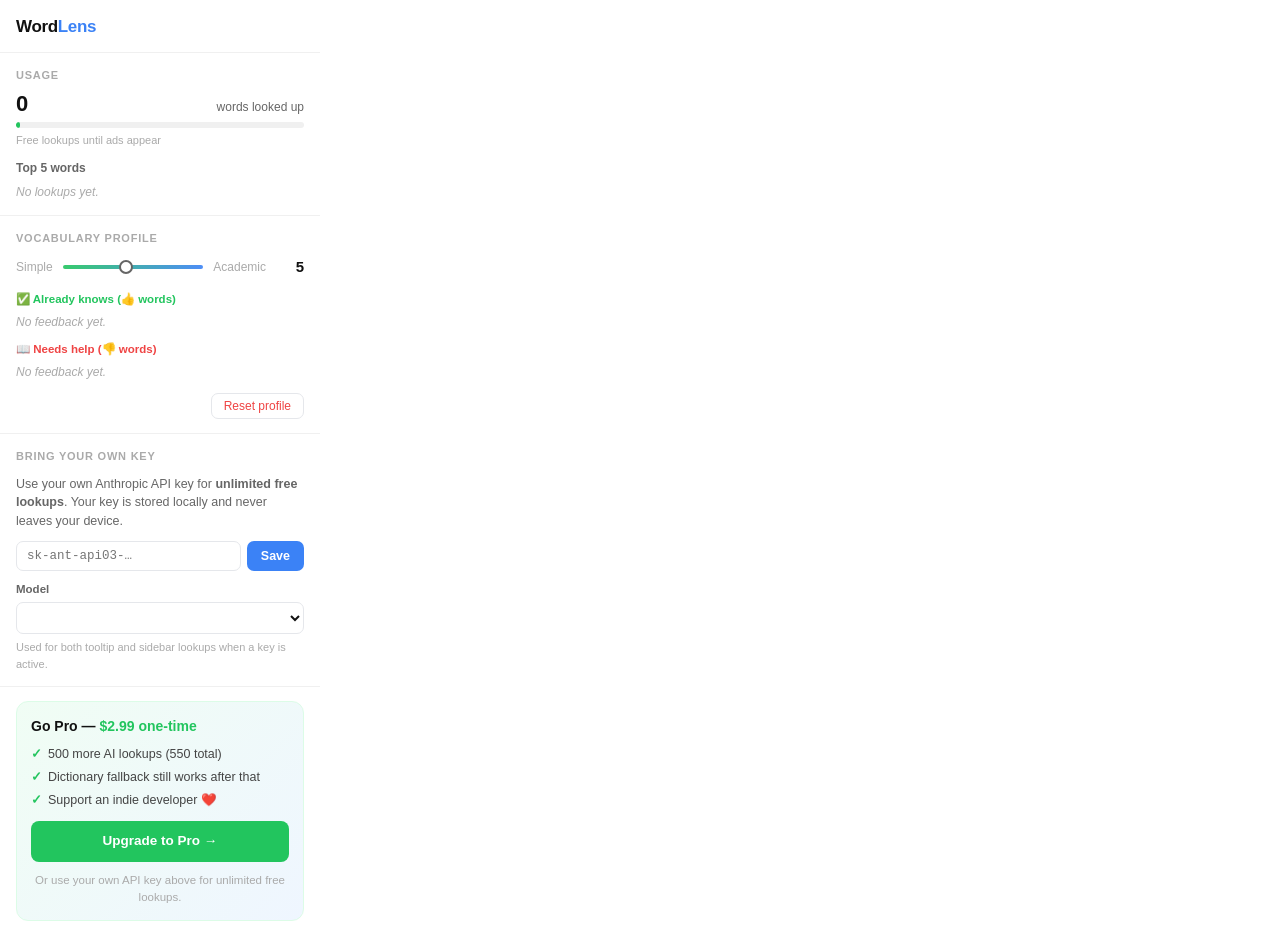
<file: settings.html>
<!DOCTYPE html>
<html lang="en">
<head>
  <meta charset="UTF-8" />
  <meta name="viewport" content="width=device-width, initial-scale=1.0" />
  <title>WordLens Settings</title>
  <link rel="stylesheet" href="settings.css" />
</head>
<body>

  <!-- ── Header ──────────────────────────────────────────────────────────── -->
  <header>
    <div class="logo">Word<span>Lens</span></div>
    <div class="pro-badge" id="pro-badge">⭐ Pro</div>
  </header>

  <!-- ── Section 1: Usage stats ───────────────────────────────────────────── -->
  <section class="section">
    <div class="section-title">Usage</div>

    <div class="usage-row">
      <div class="usage-count" id="usage-count">0</div>
      <div class="usage-label">words looked up</div>
    </div>

    <div class="progress-track">
      <div class="progress-fill" id="progress-fill" style="width: 0%;"></div>
    </div>
    <div class="progress-hint" id="progress-hint">Free lookups until ads appear</div>

    <div class="top-words-title">Top 5 words</div>
    <div class="word-chip-row" id="top-words">
      <span class="empty-note">No lookups yet.</span>
    </div>
  </section>

  <!-- ── Section 2: Vocabulary profile ────────────────────────────────────── -->
  <section class="section">
    <div class="section-title">Vocabulary Profile</div>

    <div class="complexity-row">
      <span style="font-size:12px;color:#aaa;">Simple</span>
      <input type="range" class="complexity-slider" id="complexity-slider"
             min="1" max="10" value="5" readonly tabindex="-1" />
      <span style="font-size:12px;color:#aaa;">Academic</span>
      <div class="complexity-val" id="complexity-val">5</div>
    </div>

    <div class="vocab-section-title positive">✅ Already knows (👍 words)</div>
    <div class="word-chip-row" id="knows-words">
      <span class="empty-note">No feedback yet.</span>
    </div>

    <div class="vocab-section-title negative" style="margin-top:10px;">📖 Needs help (👎 words)</div>
    <div class="word-chip-row" id="needs-words">
      <span class="empty-note">No feedback yet.</span>
    </div>

    <div class="reset-row">
      <button id="reset-btn">Reset profile</button>
    </div>
  </section>

  <!-- ── Section 3: Bring Your Own Key ───────────────────────────────────── -->
  <section class="section">
    <div class="section-title">Bring Your Own Key</div>
    <p class="byok-desc">Use your own Anthropic API key for <strong>unlimited free lookups</strong>. Your key is stored locally and never leaves your device.</p>

    <div class="byok-status" id="byok-status" style="display:none;">
      <span class="byok-active-dot"></span>
      <span id="byok-status-text">Active</span>
      <button id="byok-clear-btn">Clear key</button>
    </div>

    <div id="byok-form">
      <div class="byok-input-row">
        <input type="password" id="byok-key-input" placeholder="sk-ant-api03-…" autocomplete="off" spellcheck="false" />
        <button id="byok-save-btn">Save</button>
      </div>
      <div class="byok-error" id="byok-error" style="display:none;"></div>
    </div>

    <label class="byok-model-label" for="byok-model-select">Model</label>
    <select id="byok-model-select">
      <!-- Populated by settings.js -->
    </select>
    <p class="byok-model-hint">Used for both tooltip and sidebar lookups when a key is active.</p>
  </section>

  <!-- ── Section 4: Pro upgrade ────────────────────────────────────────────── -->
  <section id="pro-section">

    <!-- Upgrade card (shown when NOT pro) -->
    <div class="pro-card" id="upgrade-card">
      <div class="pro-card-headline">Go Pro — <span>$2.99 one-time</span></div>
      <ul class="pro-benefits">
        <li>500 more AI lookups (550 total)</li>
        <li>Dictionary fallback still works after that</li>
        <li>Support an indie developer ❤️</li>
      </ul>
      <a href="#" id="stripe-btn" target="_blank" rel="noopener">Upgrade to Pro →</a>
      <p class="byok-alt-note">Or use your own API key above for unlimited free lookups.</p>
    </div>

    <!-- Already Pro card (shown when isPro) -->
    <div class="pro-owned-card" id="pro-owned-card">
      <div class="pro-owned-icon">⭐</div>
      <div class="pro-owned-text">
        <strong>You're a Pro user ✓</strong>
        <span>Thank you for supporting WordLens!</span>
      </div>
    </div>

  </section>

  <!-- ── Confirm dialog overlay ────────────────────────────────────────────── -->
  <div id="confirm-overlay">
    <div class="confirm-box">
      <h3>Reset profile?</h3>
      <p>This will clear your complexity score, feedback history, lookup history, and all cached definitions. This cannot be undone.</p>
      <div class="confirm-actions">
        <button class="btn-cancel" id="cancel-reset">Cancel</button>
        <button class="btn-confirm" id="confirm-reset">Reset everything</button>
      </div>
    </div>
  </div>

  <script src="settings.js" type="module"></script>
</body>
</html>
</file>
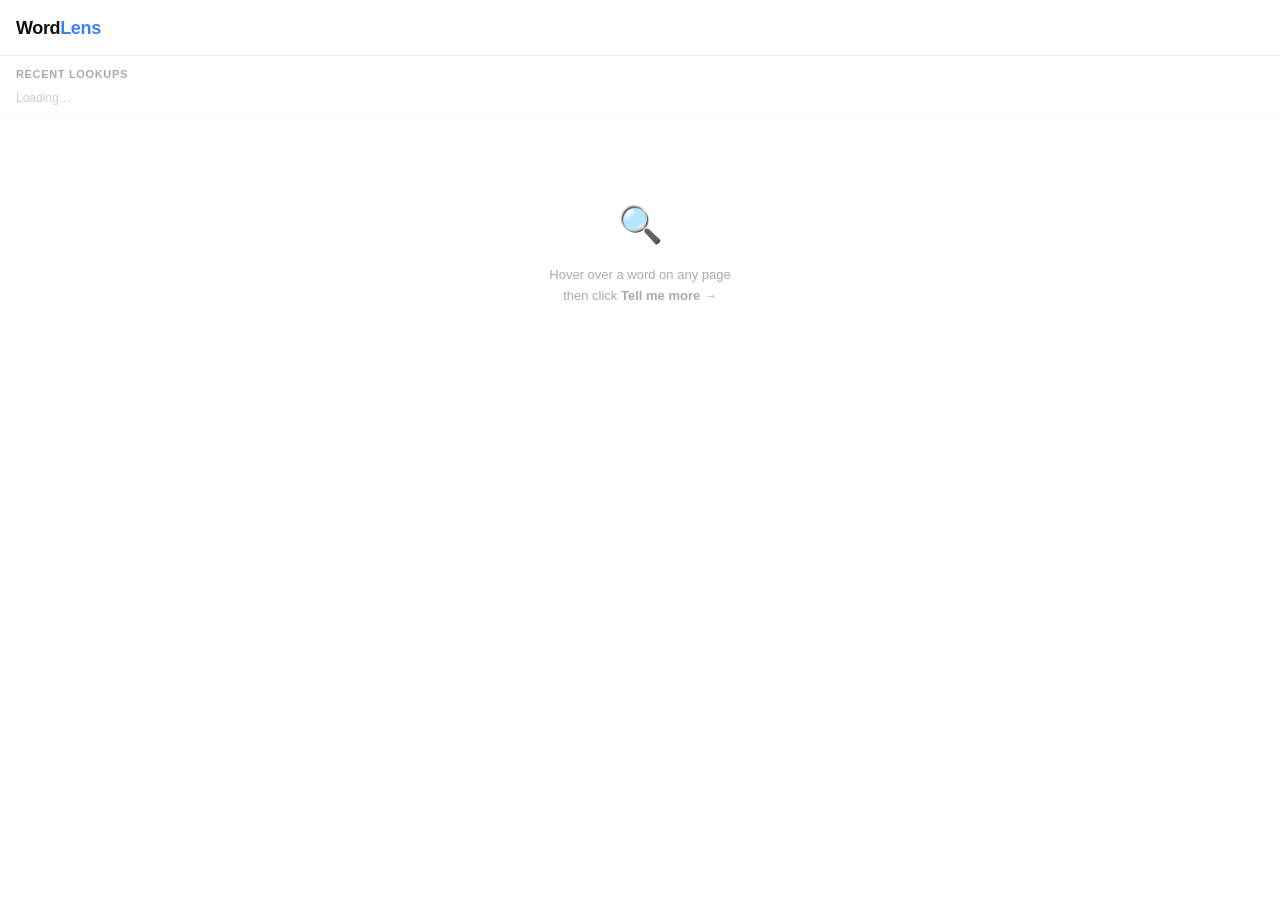
<file: sidebar.html>
<!DOCTYPE html>
<html lang="en">
<head>
  <meta charset="UTF-8" />
  <meta name="viewport" content="width=device-width, initial-scale=1.0" />
  <title>WordLens — Deep Dive</title>
  <style>
    * { box-sizing: border-box; margin: 0; padding: 0; }

    body {
      font-family: -apple-system, BlinkMacSystemFont, "Segoe UI", Roboto, Helvetica, Arial, sans-serif;
      font-size: 14px;
      line-height: 1.6;
      color: #1a1a1a;
      background: #fff;
      min-height: 100vh;
    }

    /* ── Top bar ───────────────────────────────────────────────────────── */
    header {
      display: flex;
      align-items: center;
      gap: 8px;
      padding: 14px 16px 12px;
      border-bottom: 1px solid #f0f0f0;
      position: sticky;
      top: 0;
      background: #fff;
      z-index: 10;
    }

    .logo {
      font-size: 18px;
      font-weight: 800;
      color: #111;
      letter-spacing: -0.02em;
    }

    .logo span { color: #3b82f6; }

    /* ── History chips ─────────────────────────────────────────────────── */
    #history-section {
      padding: 10px 16px 6px;
      border-bottom: 1px solid #f5f5f5;
    }

    .history-label {
      font-size: 11px;
      font-weight: 600;
      text-transform: uppercase;
      letter-spacing: 0.06em;
      color: #aaa;
      margin-bottom: 6px;
    }

    #chips-container {
      display: flex;
      flex-wrap: wrap;
      gap: 6px;
    }

    .chip {
      display: inline-flex;
      align-items: center;
      background: #f4f4f5;
      border: none;
      border-radius: 99px;
      padding: 3px 10px;
      font-size: 12px;
      font-weight: 500;
      color: #444;
      cursor: pointer;
      transition: background 100ms, color 100ms;
      white-space: nowrap;
    }

    .chip:hover { background: #e5e7eb; color: #111; }
    .chip.active { background: #3b82f6; color: #fff; }

    /* ── Main content ──────────────────────────────────────────────────── */
    main {
      padding: 20px 16px 32px;
    }

    .empty-state {
      text-align: center;
      color: #aaa;
      margin-top: 60px;
      font-size: 13px;
    }

    .empty-state .icon { font-size: 36px; margin-bottom: 12px; }

    /* ── Word header ───────────────────────────────────────────────────── */
    #word-header {
      display: flex;
      align-items: flex-start;
      justify-content: space-between;
      gap: 8px;
      margin-bottom: 4px;
    }

    #word-title {
      font-size: 22px;
      font-weight: 800;
      color: #111;
      line-height: 1.2;
    }

    #speak-btn {
      background: none;
      border: none;
      cursor: pointer;
      font-size: 20px;
      padding: 2px 4px;
      border-radius: 6px;
      flex-shrink: 0;
      transition: background 100ms;
    }
    #speak-btn:hover { background: #f4f4f4; }

    #context-sentence {
      font-size: 12px;
      color: #888;
      margin-bottom: 16px;
      font-style: italic;
      line-height: 1.4;
    }

    #complexity-badge {
      display: inline-block;
      font-size: 11px;
      font-weight: 600;
      color: #3b82f6;
      background: #eff6ff;
      border-radius: 99px;
      padding: 2px 8px;
      margin-bottom: 14px;
    }

    /* ── Definition body ───────────────────────────────────────────────── */
    #definition-body {
      font-size: 14px;
      line-height: 1.7;
      color: #333;
    }

    /* Format sections returned by Claude */
    #definition-body h3 {
      font-size: 13px;
      font-weight: 700;
      text-transform: uppercase;
      letter-spacing: 0.05em;
      color: #888;
      margin: 18px 0 6px;
    }

    #definition-body p {
      margin-bottom: 10px;
    }

    #definition-body ol, #definition-body ul {
      padding-left: 18px;
      margin-bottom: 10px;
    }

    #definition-body li { margin-bottom: 4px; }

    /* ── Spinner ───────────────────────────────────────────────────────── */
    .spinner-wrap {
      display: flex;
      align-items: center;
      gap: 10px;
      padding: 24px 0;
      color: #aaa;
      font-size: 13px;
    }

    .spinner {
      width: 18px;
      height: 18px;
      border: 2px solid #e0e0e0;
      border-top-color: #3b82f6;
      border-radius: 50%;
      animation: spin 0.7s linear infinite;
      flex-shrink: 0;
    }

    @keyframes spin { to { transform: rotate(360deg); } }

    /* ── Error state ───────────────────────────────────────────────────── */
    .error-msg {
      color: #c0392b;
      font-size: 13px;
      padding: 12px 0;
    }
  </style>
</head>
<body>

  <header>
    <div class="logo">Word<span>Lens</span></div>
  </header>

  <!-- Last 10 lookups as clickable chips -->
  <section id="history-section">
    <div class="history-label">Recent lookups</div>
    <div id="chips-container">
      <span style="font-size:12px;color:#ccc;">Loading…</span>
    </div>
  </section>

  <main>
    <div id="content">
      <div class="empty-state">
        <div class="icon">🔍</div>
        <p>Hover over a word on any page<br>then click <strong>Tell me more →</strong></p>
      </div>
    </div>
  </main>

  <script src="sidebar.js" type="module"></script>
</body>
</html>
</file>
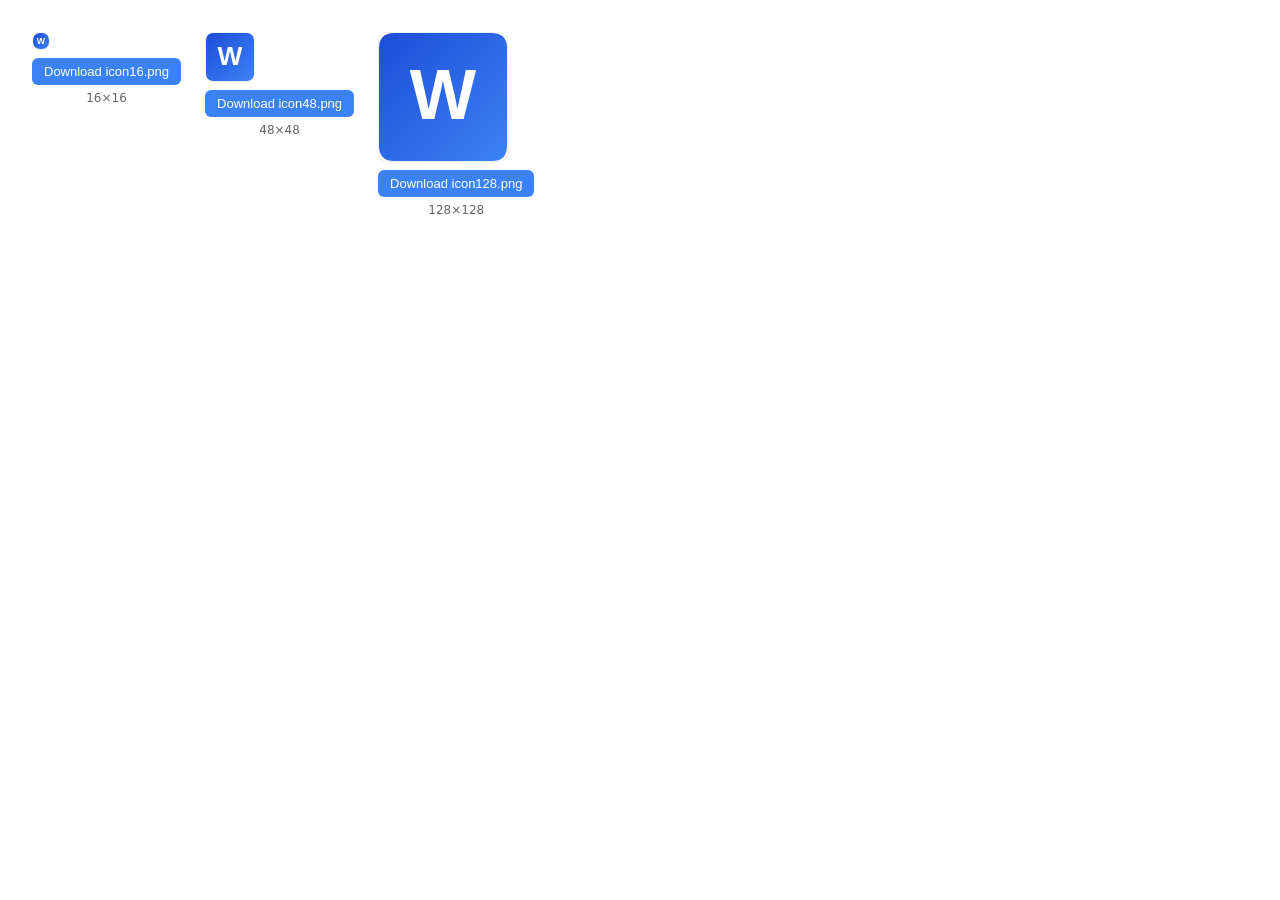
<file: icons/generate_icons.html>
<!DOCTYPE html>
<!--
  WordLens — Icon Generator
  ─────────────────────────────────────────────────────────────────────────────
  Open this file in any browser, then click each "Download" button to save the
  icon PNG files into this folder (icons/).

  After downloading all three, refresh Chrome's extension page.
-->
<html lang="en">
<head>
<meta charset="UTF-8">
<title>Generate WordLens Icons</title>
<style>
  body { font-family: system-ui, sans-serif; display: flex; gap: 24px;
         padding: 24px; align-items: flex-start; }
  .icon-wrap { text-align: center; }
  canvas { display: block; border: 1px solid #eee; border-radius: 8px;
           margin-bottom: 8px; }
  button { display: block; width: 100%; padding: 6px 12px; cursor: pointer;
           background: #3b82f6; color: #fff; border: none; border-radius: 6px;
           font-size: 13px; }
  p { font-size: 12px; color: #666; margin-top: 6px; }
</style>
</head>
<body>
<script>
function drawIcon(size) {
  const canvas = document.createElement('canvas');
  canvas.width  = size;
  canvas.height = size;
  const ctx = canvas.getContext('2d');
  const r   = size * 0.12; // corner radius

  // Background rounded rect
  ctx.beginPath();
  ctx.moveTo(r, 0);
  ctx.lineTo(size - r, 0);
  ctx.quadraticCurveTo(size, 0, size, r);
  ctx.lineTo(size, size - r);
  ctx.quadraticCurveTo(size, size, size - r, size);
  ctx.lineTo(r, size);
  ctx.quadraticCurveTo(0, size, 0, size - r);
  ctx.lineTo(0, r);
  ctx.quadraticCurveTo(0, 0, r, 0);
  ctx.closePath();

  // Gradient fill
  const grad = ctx.createLinearGradient(0, 0, size, size);
  grad.addColorStop(0, '#1d4ed8');
  grad.addColorStop(1, '#3b82f6');
  ctx.fillStyle = grad;
  ctx.fill();

  // Letter W
  ctx.fillStyle = '#fff';
  ctx.font = `bold ${size * 0.55}px -apple-system, Arial`;
  ctx.textAlign    = 'center';
  ctx.textBaseline = 'middle';
  ctx.fillText('W', size / 2, size * 0.52);

  return canvas;
}

[16, 48, 128].forEach(size => {
  const canvas = drawIcon(size);

  const wrap = document.createElement('div');
  wrap.className = 'icon-wrap';

  const label = document.createElement('p');
  label.textContent = `${size}×${size}`;

  const btn = document.createElement('button');
  btn.textContent = `Download icon${size}.png`;
  btn.onclick = () => {
    const a = document.createElement('a');
    a.download = `icon${size}.png`;
    a.href = canvas.toDataURL('image/png');
    a.click();
  };

  wrap.appendChild(canvas);
  wrap.appendChild(btn);
  wrap.appendChild(label);
  document.body.appendChild(wrap);
});
</script>
</body>
</html>
</file>
<file: settings.css>
/* WordLens — Settings Popup Styles */

*, *::before, *::after { box-sizing: border-box; margin: 0; padding: 0; }

:root {
  --green:       #22c55e;
  --green-light: #dcfce7;
  --blue:        #3b82f6;
  --blue-light:  #eff6ff;
  --border:      #f0f0f0;
  --text:        #111;
  --muted:       #666;
  --subtle:      #aaa;
  --danger:      #ef4444;
  --bg-soft:     #fafafa;
}

html, body {
  width: 320px;
  min-height: 100px;
  background: #fff;
  color: var(--text);
  font-family: -apple-system, BlinkMacSystemFont, "Segoe UI", Roboto, Helvetica, Arial, sans-serif;
  font-size: 13.5px;
  line-height: 1.5;
}

/* ── Header ──────────────────────────────────────────────────────────────── */
header {
  display: flex;
  align-items: center;
  justify-content: space-between;
  padding: 14px 16px 12px;
  border-bottom: 1px solid var(--border);
}

.logo {
  font-size: 17px;
  font-weight: 800;
  letter-spacing: -0.02em;
  color: #111;
}

.logo span { color: var(--blue); }

.pro-badge {
  display: none;
  align-items: center;
  gap: 4px;
  font-size: 11px;
  font-weight: 700;
  color: var(--green);
  background: var(--green-light);
  border-radius: 99px;
  padding: 3px 9px;
  letter-spacing: 0.02em;
}

.pro-badge.visible { display: flex; }

/* ── Sections ────────────────────────────────────────────────────────────── */
.section {
  padding: 14px 16px;
  border-bottom: 1px solid var(--border);
}

.section-title {
  font-size: 11px;
  font-weight: 700;
  text-transform: uppercase;
  letter-spacing: 0.07em;
  color: var(--subtle);
  margin-bottom: 10px;
}

/* ── Usage stats ─────────────────────────────────────────────────────────── */
.usage-row {
  display: flex;
  align-items: baseline;
  justify-content: space-between;
  margin-bottom: 6px;
}

.usage-count {
  font-size: 22px;
  font-weight: 800;
  color: var(--text);
  line-height: 1;
}

.usage-label {
  font-size: 12px;
  color: var(--muted);
}

.progress-track {
  width: 100%;
  height: 6px;
  background: #f0f0f0;
  border-radius: 99px;
  overflow: hidden;
  margin-bottom: 4px;
}

.progress-fill {
  height: 100%;
  background: var(--green);
  border-radius: 99px;
  transition: width 500ms ease;
  min-width: 4px;
}

.progress-hint {
  font-size: 11px;
  color: var(--subtle);
  margin-bottom: 10px;
}

/* Top words list */
.top-words-title {
  font-size: 12px;
  font-weight: 600;
  color: var(--muted);
  margin-bottom: 6px;
}

.word-chip-row {
  display: flex;
  flex-wrap: wrap;
  gap: 5px;
}

.word-chip {
  display: inline-block;
  background: #f4f4f5;
  border-radius: 99px;
  padding: 2px 9px;
  font-size: 12px;
  color: #444;
}

.empty-note {
  font-size: 12px;
  color: var(--subtle);
  font-style: italic;
}

/* ── Vocabulary profile ──────────────────────────────────────────────────── */
.complexity-row {
  display: flex;
  align-items: center;
  gap: 10px;
  margin-bottom: 12px;
}

.complexity-slider {
  flex: 1;
  -webkit-appearance: none;
  appearance: none;
  height: 4px;
  background: linear-gradient(to right, var(--green), #3b82f6);
  border-radius: 99px;
  outline: none;
  cursor: default;
  pointer-events: none;
  opacity: 0.9;
}

.complexity-slider::-webkit-slider-thumb {
  -webkit-appearance: none;
  width: 14px;
  height: 14px;
  border-radius: 50%;
  background: #fff;
  border: 2px solid #555;
  cursor: default;
}

.complexity-val {
  font-size: 15px;
  font-weight: 800;
  color: var(--text);
  min-width: 28px;
  text-align: right;
}

.vocab-section-title {
  font-size: 11.5px;
  font-weight: 600;
  color: var(--muted);
  margin: 10px 0 5px;
}

.vocab-section-title.negative { color: #ef4444; }
.vocab-section-title.positive { color: var(--green); }

/* ── Reset button ────────────────────────────────────────────────────────── */
.reset-row {
  display: flex;
  justify-content: flex-end;
  margin-top: 12px;
}

#reset-btn {
  background: none;
  border: 1px solid #e5e7eb;
  border-radius: 7px;
  padding: 5px 12px;
  font-size: 12px;
  font-weight: 500;
  color: var(--danger);
  cursor: pointer;
  transition: background 100ms, border-color 100ms;
}

#reset-btn:hover {
  background: #fff1f2;
  border-color: var(--danger);
}

/* ── Confirmation dialog overlay ─────────────────────────────────────────── */
#confirm-overlay {
  display: none;
  position: fixed;
  inset: 0;
  background: rgba(255,255,255,0.92);
  backdrop-filter: blur(2px);
  z-index: 999;
  align-items: center;
  justify-content: center;
}

#confirm-overlay.visible { display: flex; }

.confirm-box {
  background: #fff;
  border: 1px solid var(--border);
  border-radius: 12px;
  padding: 20px;
  width: 270px;
  box-shadow: 0 8px 24px rgba(0,0,0,0.12);
  text-align: center;
}

.confirm-box h3 {
  font-size: 14px;
  font-weight: 700;
  margin-bottom: 6px;
}

.confirm-box p {
  font-size: 12.5px;
  color: var(--muted);
  margin-bottom: 16px;
}

.confirm-actions {
  display: flex;
  gap: 8px;
}

.btn-cancel, .btn-confirm {
  flex: 1;
  padding: 8px;
  border-radius: 8px;
  font-size: 13px;
  font-weight: 600;
  cursor: pointer;
  border: none;
  transition: opacity 100ms;
}

.btn-cancel {
  background: #f4f4f5;
  color: var(--text);
}

.btn-confirm {
  background: var(--danger);
  color: #fff;
}

.btn-cancel:hover, .btn-confirm:hover { opacity: 0.85; }

/* ── BYOK section ────────────────────────────────────────────────────────── */
.byok-desc {
  font-size: 12.5px;
  color: var(--muted);
  margin-bottom: 10px;
  line-height: 1.5;
}

.byok-status {
  display: flex;
  align-items: center;
  gap: 6px;
  background: var(--green-light);
  border-radius: 8px;
  padding: 7px 10px;
  margin-bottom: 8px;
  font-size: 12.5px;
  font-weight: 600;
  color: #166534;
}

.byok-active-dot {
  width: 7px;
  height: 7px;
  border-radius: 50%;
  background: var(--green);
  flex-shrink: 0;
}

#byok-status-text { flex: 1; }

#byok-clear-btn {
  background: none;
  border: 1px solid #bbf7d0;
  border-radius: 5px;
  padding: 2px 8px;
  font-size: 11.5px;
  font-weight: 600;
  color: #166534;
  cursor: pointer;
  transition: background 100ms;
}

#byok-clear-btn:hover { background: #bbf7d0; }

.byok-input-row {
  display: flex;
  gap: 6px;
  margin-bottom: 4px;
}

#byok-key-input {
  flex: 1;
  border: 1px solid #e5e7eb;
  border-radius: 7px;
  padding: 7px 10px;
  font-size: 12.5px;
  font-family: monospace;
  outline: none;
  transition: border-color 120ms;
  min-width: 0;
}

#byok-key-input:focus { border-color: var(--blue); }

#byok-save-btn {
  background: var(--blue);
  color: #fff;
  border: none;
  border-radius: 7px;
  padding: 7px 14px;
  font-size: 12.5px;
  font-weight: 700;
  cursor: pointer;
  white-space: nowrap;
  transition: background 100ms;
  flex-shrink: 0;
}

#byok-save-btn:hover { background: #1d4ed8; }

.byok-error {
  font-size: 11.5px;
  color: var(--danger);
  margin-bottom: 6px;
}

.byok-model-label {
  display: block;
  font-size: 11.5px;
  font-weight: 600;
  color: var(--muted);
  margin: 10px 0 4px;
}

#byok-model-select {
  width: 100%;
  border: 1px solid #e5e7eb;
  border-radius: 7px;
  padding: 7px 10px;
  font-size: 12.5px;
  color: var(--text);
  background: #fff;
  outline: none;
  cursor: pointer;
  transition: border-color 120ms;
}

#byok-model-select:focus { border-color: var(--blue); }

.byok-model-hint {
  font-size: 11px;
  color: var(--subtle);
  margin-top: 5px;
}

/* ── Pro card BYOK footnote ───────────────────────────────────────────────── */
.byok-alt-note {
  font-size: 11.5px;
  color: var(--subtle);
  text-align: center;
  margin-top: 10px;
}

/* ── Pro upgrade card ────────────────────────────────────────────────────── */
#pro-section {
  padding: 14px 16px 16px;
}

.pro-card {
  background: linear-gradient(135deg, #f0fdf4, #eff6ff);
  border: 1px solid var(--green-light);
  border-radius: 12px;
  padding: 14px;
}

.pro-card-headline {
  font-size: 14px;
  font-weight: 800;
  color: #111;
  margin-bottom: 8px;
}

.pro-card-headline span { color: var(--green); }

.pro-benefits {
  list-style: none;
  margin-bottom: 12px;
}

.pro-benefits li {
  font-size: 12.5px;
  color: #444;
  display: flex;
  align-items: center;
  gap: 6px;
  margin-bottom: 4px;
}

.pro-benefits li::before {
  content: "✓";
  font-weight: 700;
  color: var(--green);
  flex-shrink: 0;
}

#stripe-btn {
  display: block;
  width: 100%;
  padding: 10px;
  background: var(--green);
  color: #fff;
  font-size: 13.5px;
  font-weight: 700;
  text-align: center;
  border-radius: 8px;
  text-decoration: none;
  transition: background 120ms;
  border: none;
  cursor: pointer;
}

#stripe-btn:hover { background: #16a34a; }

/* Already Pro state */
.pro-owned-card {
  display: none;
  align-items: center;
  gap: 10px;
  background: var(--green-light);
  border-radius: 12px;
  padding: 12px 14px;
}

.pro-owned-card.visible { display: flex; }

.pro-owned-icon { font-size: 22px; }

.pro-owned-text strong {
  display: block;
  font-size: 13.5px;
  font-weight: 700;
  color: #166534;
}

.pro-owned-text span {
  font-size: 12px;
  color: #15803d;
}
</file>
